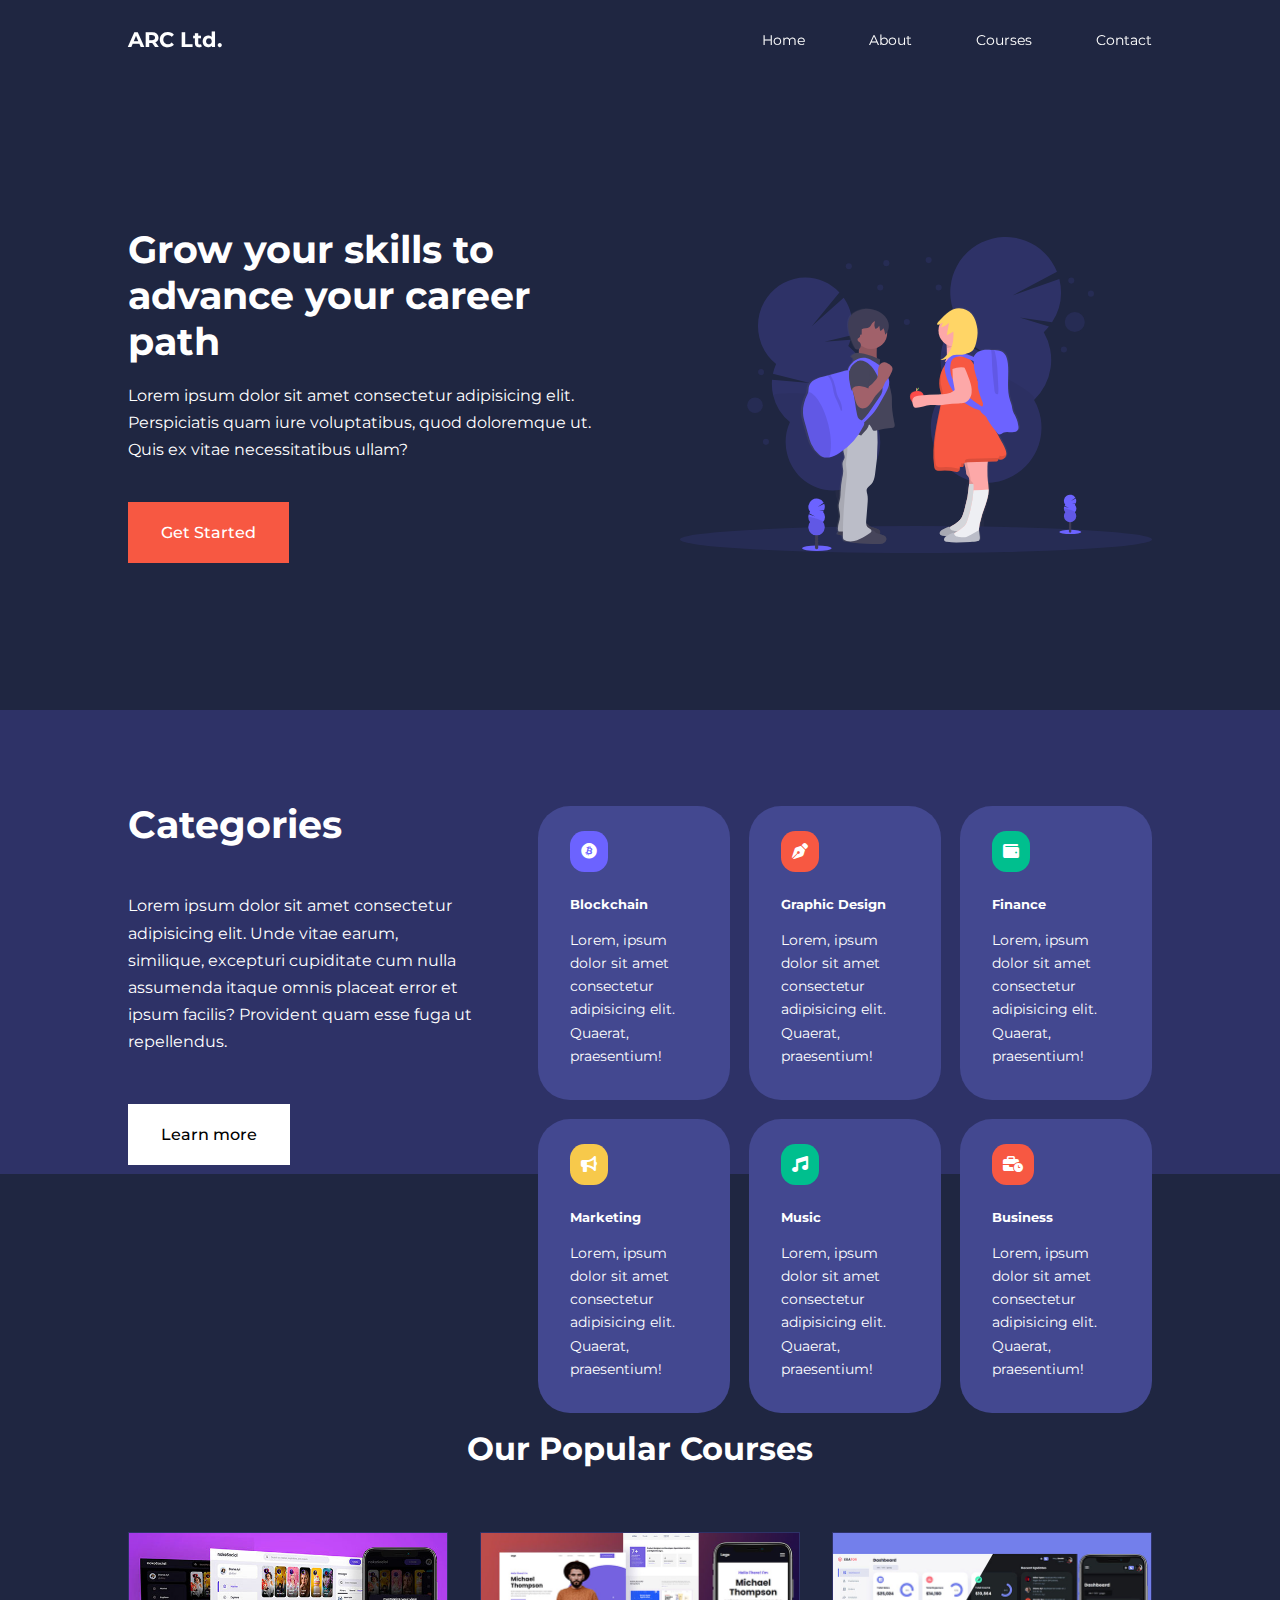
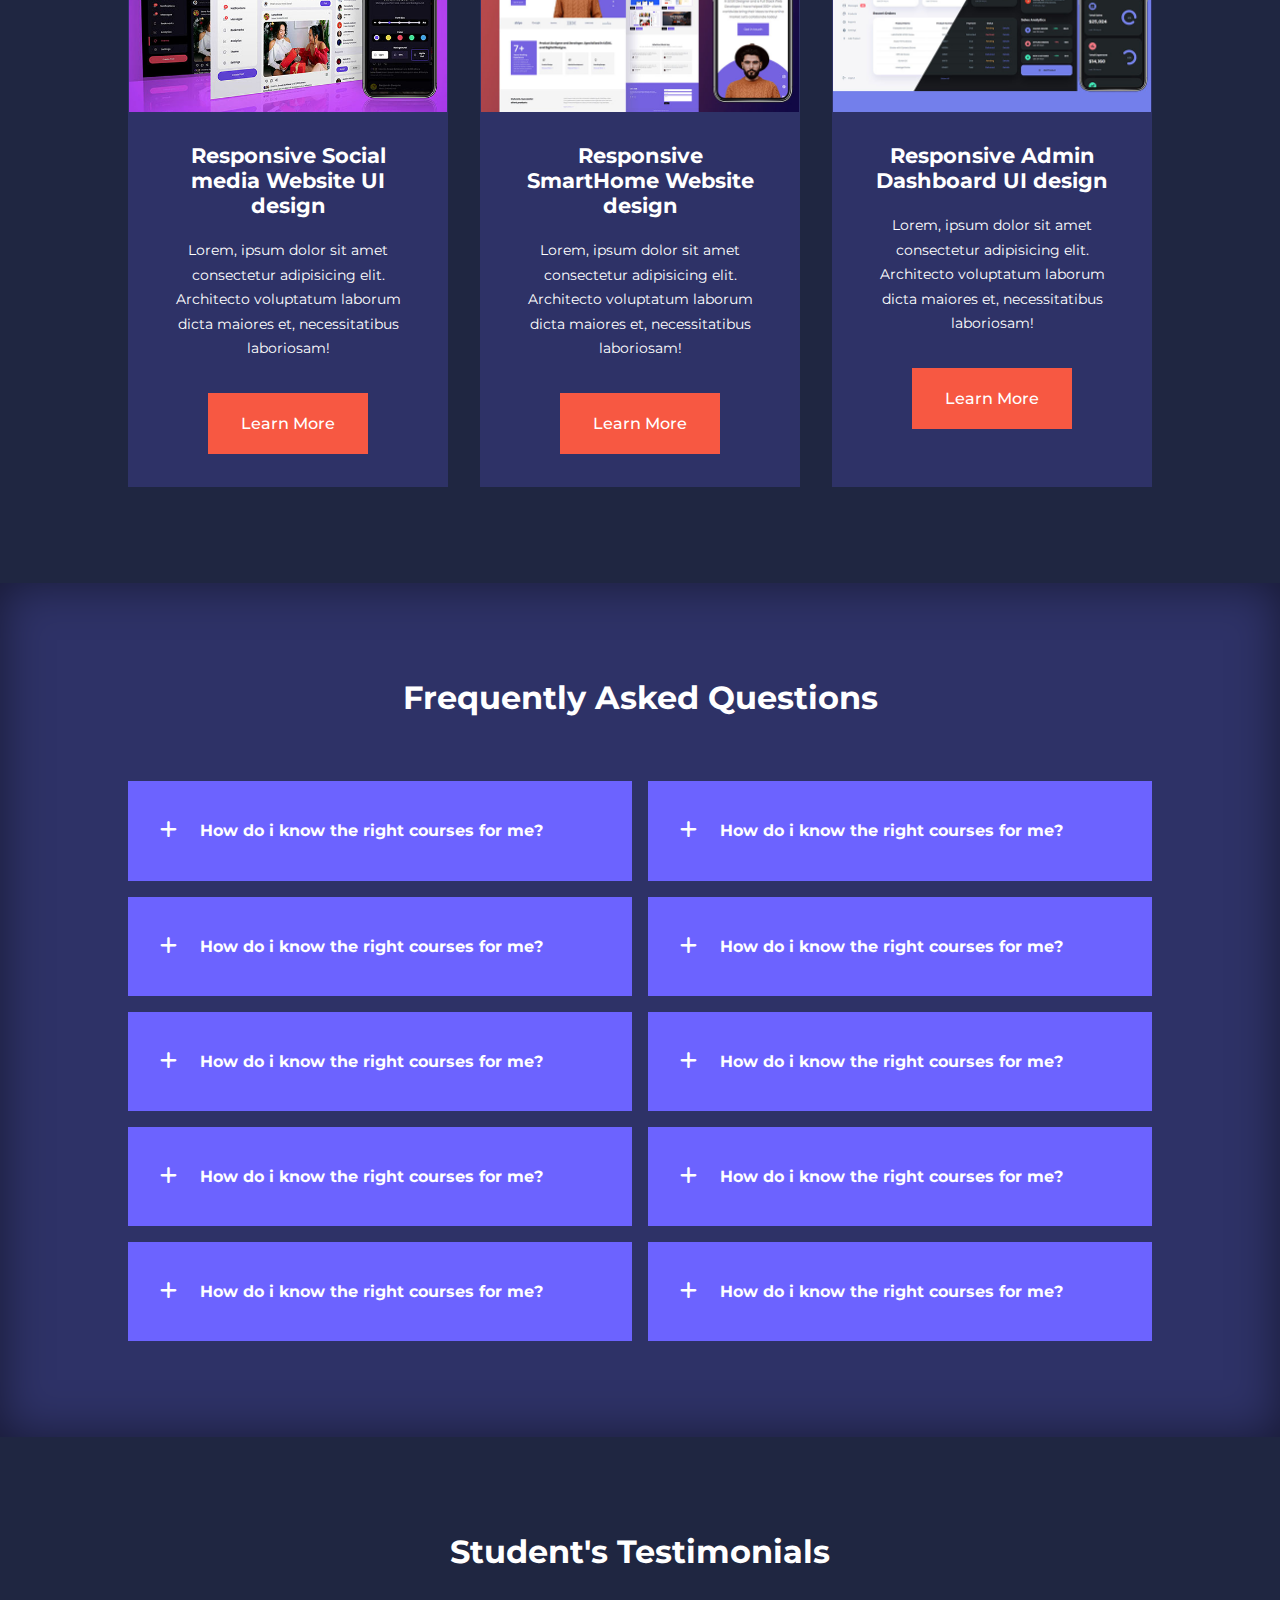
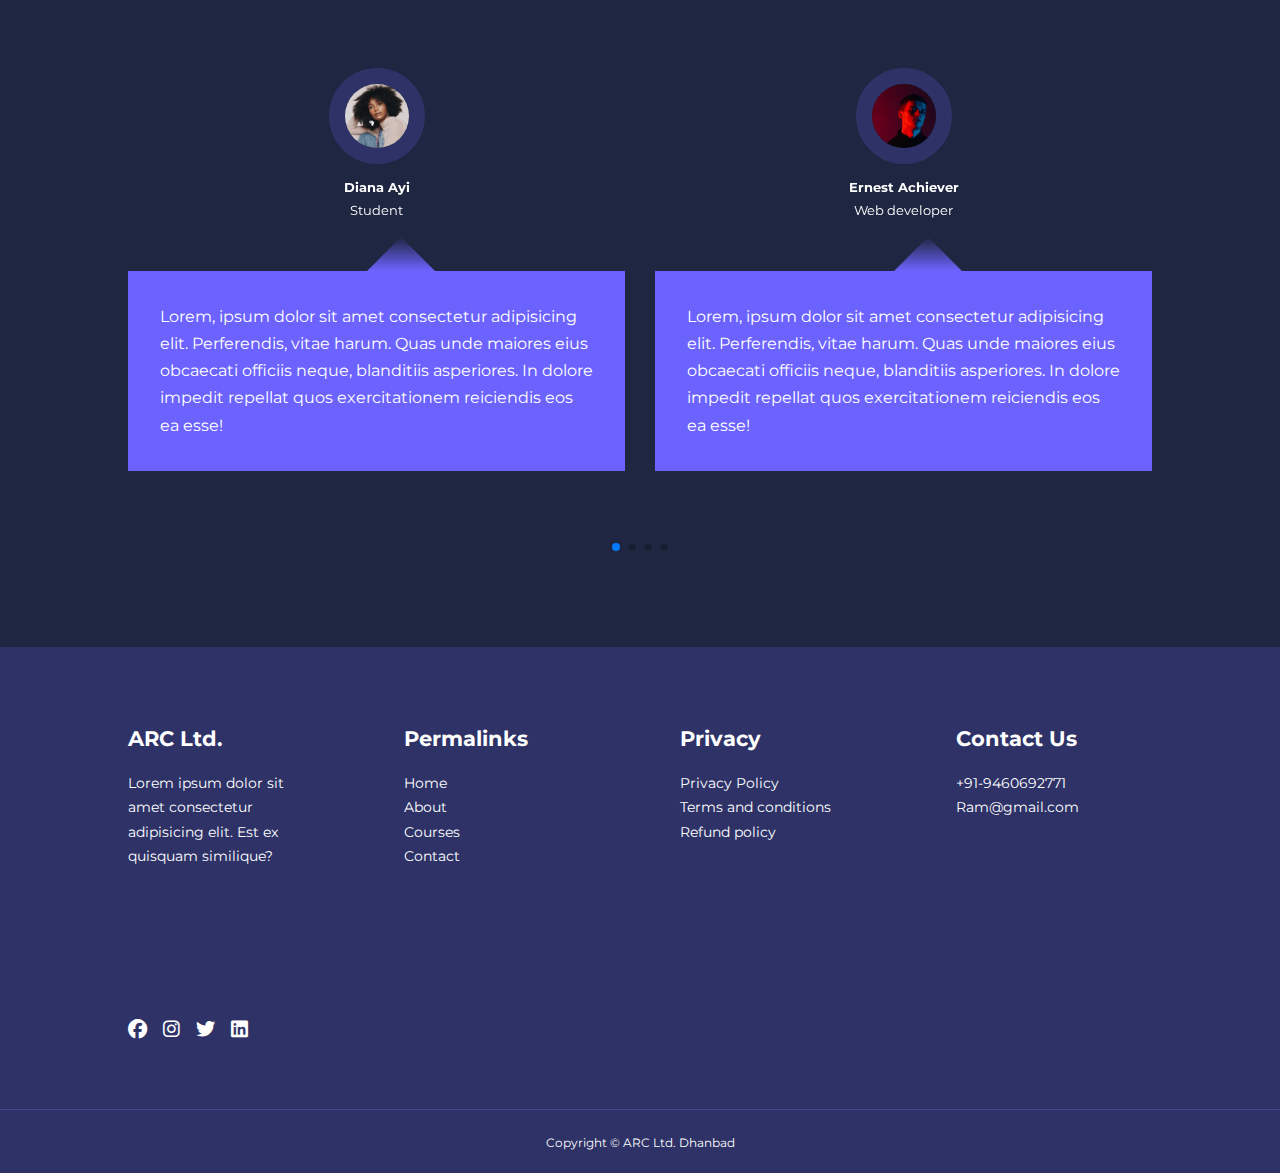
<file: index.html>
<!DOCTYPE html>
<html lang="en">

<head>
    <meta charset="UTF-8">
    <meta name="viewport" content="width=device-width, initial-scale=1.0">
    <title>Education website using HTML, CSS and JavaScript</title>

    <!-- fontawesome icons -->

    <link rel="stylesheet" href="https://cdnjs.cloudflare.com/ajax/libs/font-awesome/6.4.0/css/all.min.css">

    <!-- Google fonts (MONTSERRAT) -->

    <link rel="preconnect" href="https://fonts.googleapis.com">
    <link rel="preconnect" href="https://fonts.gstatic.com" crossorigin>
    <link
        href="https://fonts.googleapis.com/css2?family=Montserrat:wght@300;400;500;600;700&family=Play&family=Roboto+Mono&family=VT323&display=swap"
        rel="stylesheet">

    <!-- SWIPER JS -->

    <link rel="stylesheet" href="https://cdn.jsdelivr.net/npm/swiper@10/swiper-bundle.min.css" />

    <link rel="stylesheet" href="index.css">


</head>

<body>
    <nav>
        <div class="container nav_container">
            <a href="index.html">
                <h4>ARC Ltd.</h4>
            </a>
            <ul class="nav_menu">
                <li><a href="index.html">Home</a></li>
                <li><a href="about.html">About</a></li>
                <li><a href="courses.html">Courses</a></li>
                <li><a href="contact.html">Contact</a></li>
            </ul>
            <button id="open-menu-btn"><i class="fa-solid fa-bars"></i></button>
            <button id="close-menu-btn"><i class="fa-solid fa-xmark"></i></button>
        </div>
    </nav>

    <!-- ============END OF NAVBAR================ -->



    <header>
        <div class="container header_container">
            <div class="header_left">
                <h1>Grow your skills to advance your career path</h1>
                <p>Lorem ipsum dolor sit amet consectetur adipisicing elit. Perspiciatis quam iure voluptatibus, quod
                    doloremque ut. Quis ex vitae necessitatibus ullam?</p>
                <a href="courses.html" class="btn btn-primary">Get Started</a>
            </div>

            <div class="header_right">
                <div class="header_right-image">
                    <img src="./images/header.svg">
                </div>
            </div>

        </div>

    </header>

    <!-- ============END OF HEADER==================== -->


    <section class="categories">
        <div class="container categories_container">
            <div class="categories_left">
                <h1>Categories</h1>
                <p>Lorem ipsum dolor sit amet consectetur adipisicing elit. Unde vitae earum, similique, excepturi
                    cupiditate cum nulla assumenda itaque omnis placeat error et ipsum facilis? Provident quam esse fuga
                    ut repellendus.</p>
                <a href="#" class="btn">Learn more</a>
            </div>

            <div class="categories_right">
                <article class="category">
                    <span class="category_icon"><i class="fa-brands fa-bitcoin"></i></span>
                    <h5>Blockchain</h5>
                    <p>Lorem, ipsum dolor sit amet consectetur adipisicing elit. Quaerat, praesentium!</p>
                </article>

                <article class="category">
                    <span class="category_icon"><i class="fa-solid fa-pen-nib"></i></span>
                    <h5>Graphic Design</h5>
                    <p>Lorem, ipsum dolor sit amet consectetur adipisicing elit. Quaerat, praesentium!</p>
                </article>

                <article class="category">
                    <span class="category_icon"><i class="fa-solid fa-wallet"></i></span>
                    <h5>Finance</h5>
                    <p>Lorem, ipsum dolor sit amet consectetur adipisicing elit. Quaerat, praesentium!</p>
                </article>

                <article class="category">
                    <span class="category_icon"><i class="fa-solid fa-bullhorn"></i></i></span>
                    <h5>Marketing</h5>
                    <p>Lorem, ipsum dolor sit amet consectetur adipisicing elit. Quaerat, praesentium!</p>
                </article>

                <article class="category">
                    <span class="category_icon"><i class="fa-solid fa-music"></i></span>
                    <h5>Music</h5>
                    <p>Lorem, ipsum dolor sit amet consectetur adipisicing elit. Quaerat, praesentium!</p>
                </article>


                <article class="category">
                    <span class="category_icon"><i class="fa-solid fa-business-time"></i></span>
                    <h5>Business</h5>
                    <p>Lorem, ipsum dolor sit amet consectetur adipisicing elit. Quaerat, praesentium!</p>
                </article>

            </div>
        </div>
    </section>

    <!-- ================END oF CATEGORIES============= -->




    <section class="courses">
        <h2>Our Popular Courses</h2>
        <div class="container courses_container">
            <article class="course">
                <div class="course_image">
                    <img src="./images/course1.jpg">
                </div>
                <div class="course_info">
                    <h4>Responsive Social media Website UI design</h4>
                    <p>Lorem, ipsum dolor sit amet consectetur adipisicing elit. Architecto voluptatum laborum dicta
                        maiores et, necessitatibus laboriosam!</p>
                    <a href="courses.html" class="btn btn-primary">Learn More</a>
                </div>



            </article>

            <article class="course">
                <div class="course_image">
                    <img src="./images/course2.jpg">
                </div>
                <div class="course_info">
                    <h4>Responsive SmartHome Website design</h4>
                    <p>Lorem, ipsum dolor sit amet consectetur adipisicing elit. Architecto voluptatum laborum dicta
                        maiores et, necessitatibus laboriosam!</p>
                    <a href="courses.html" class="btn btn-primary">Learn More</a>
                </div>


            </article>

            <article class="course">
                <div class="course_image">
                    <img src="./images/course3.jpg">
                </div>
                <div class="course_info">
                    <h4>Responsive Admin Dashboard UI design</h4>
                    <p>Lorem, ipsum dolor sit amet consectetur adipisicing elit. Architecto voluptatum laborum dicta
                        maiores et, necessitatibus laboriosam!</p>
                    <a href="courses.html" class="btn btn-primary">Learn More</a>
                </div>


            </article>
        </div>
    </section>


    <!-- ========================END oF COURSES============= -->





    <section class="faqs">
        <h2>Frequently Asked Questions</h2>
        <div class="container faqs_container">
            <article class="faq">
                <div class="faq_icon"><i class="fa-solid fa-plus"></i></div>
                <div class="question_answer">
                    <h4>How do i know the right courses for me?</h4>
                    <p>Lorem ipsum dolor sit amet consectetur adipisicing elit. Non nisi itaque amet laborum molestiae
                        ut minima vitae at facere nihil recusandae reprehenderit repudiandae, nostrum, nemo error fugit
                        repellendus quidem quam.</p>

                </div>
            </article>

            <article class="faq">
                <div class="faq_icon"><i class="fa-solid fa-plus"></i></div>
                <div class="question_answer">
                    <h4>How do i know the right courses for me?</h4>
                    <p>Lorem ipsum dolor sit amet consectetur adipisicing elit. Non nisi itaque amet laborum molestiae
                        ut minima vitae at facere nihil recusandae reprehenderit repudiandae, nostrum, nemo error fugit
                        repellendus quidem quam.</p>

                </div>
            </article>

            <article class="faq">
                <div class="faq_icon"><i class="fa-solid fa-plus"></i></div>
                <div class="question_answer">
                    <h4>How do i know the right courses for me?</h4>
                    <p>Lorem ipsum dolor sit amet consectetur adipisicing elit. Non nisi itaque amet laborum molestiae
                        ut minima vitae at facere nihil recusandae reprehenderit repudiandae, nostrum, nemo error fugit
                        repellendus quidem quam.</p>

                </div>
            </article>

            <article class="faq">
                <div class="faq_icon"><i class="fa-solid fa-plus"></i></div>
                <div class="question_answer">
                    <h4>How do i know the right courses for me?</h4>
                    <p>Lorem ipsum dolor sit amet consectetur adipisicing elit. Non nisi itaque amet laborum molestiae
                        ut minima vitae at facere nihil recusandae reprehenderit repudiandae, nostrum, nemo error fugit
                        repellendus quidem quam.</p>

                </div>
            </article>

            <article class="faq">
                <div class="faq_icon"><i class="fa-solid fa-plus"></i></div>
                <div class="question_answer">
                    <h4>How do i know the right courses for me?</h4>
                    <p>Lorem ipsum dolor sit amet consectetur adipisicing elit. Non nisi itaque amet laborum molestiae
                        ut minima vitae at facere nihil recusandae reprehenderit repudiandae, nostrum, nemo error fugit
                        repellendus quidem quam.</p>

                </div>
            </article>

            <article class="faq">
                <div class="faq_icon"><i class="fa-solid fa-plus"></i></div>
                <div class="question_answer">
                    <h4>How do i know the right courses for me?</h4>
                    <p>Lorem ipsum dolor sit amet consectetur adipisicing elit. Non nisi itaque amet laborum molestiae
                        ut minima vitae at facere nihil recusandae reprehenderit repudiandae, nostrum, nemo error fugit
                        repellendus quidem quam.</p>

                </div>
            </article>

            <article class="faq">
                <div class="faq_icon"><i class="fa-solid fa-plus"></i></div>
                <div class="question_answer">
                    <h4>How do i know the right courses for me?</h4>
                    <p>Lorem ipsum dolor sit amet consectetur adipisicing elit. Non nisi itaque amet laborum molestiae
                        ut minima vitae at facere nihil recusandae reprehenderit repudiandae, nostrum, nemo error fugit
                        repellendus quidem quam.</p>

                </div>
            </article>

            <article class="faq">
                <div class="faq_icon"><i class="fa-solid fa-plus"></i></div>
                <div class="question_answer">
                    <h4>How do i know the right courses for me?</h4>
                    <p>Lorem ipsum dolor sit amet consectetur adipisicing elit. Non nisi itaque amet laborum molestiae
                        ut minima vitae at facere nihil recusandae reprehenderit repudiandae, nostrum, nemo error fugit
                        repellendus quidem quam.</p>

                </div>
            </article>


            <article class="faq">
                <div class="faq_icon"><i class="fa-solid fa-plus"></i></div>
                <div class="question_answer">
                    <h4>How do i know the right courses for me?</h4>
                    <p>Lorem ipsum dolor sit amet consectetur adipisicing elit. Non nisi itaque amet laborum molestiae
                        ut minima vitae at facere nihil recusandae reprehenderit repudiandae, nostrum, nemo error fugit
                        repellendus quidem quam.</p>

                </div>
            </article>


            <article class="faq">
                <div class="faq_icon"><i class="fa-solid fa-plus"></i></div>
                <div class="question_answer">
                    <h4>How do i know the right courses for me?</h4>
                    <p>Lorem ipsum dolor sit amet consectetur adipisicing elit. Non nisi itaque amet laborum molestiae
                        ut minima vitae at facere nihil recusandae reprehenderit repudiandae, nostrum, nemo error fugit
                        repellendus quidem quam.</p>

                </div>
            </article>
        </div>
    </section>

    <!-- ==================END OF FAQ============= -->


    <section class="container testimonials_container mySwiper">
        <h2>Student's Testimonials</h2>
        <div class="swiper-wrapper">
            <article class="testimonial swiper-slide">
                <div class="avatar">
                    <img src="./images/avatar1.jpg">
                </div>
                <div class="testimonial_info">
                    <h5>Diana Ayi</h5>
                    <small>Student</small>
                </div>
                <div class="testimonial_body">
                    <p>Lorem, ipsum dolor sit amet consectetur adipisicing elit. Perferendis, vitae harum. Quas unde
                        maiores eius obcaecati officiis neque, blanditiis asperiores. In dolore impedit repellat quos
                        exercitationem reiciendis eos ea esse!</p>

                </div>
            </article>

            <article class="testimonial swiper-slide">
                <div class="avatar">
                    <img src="./images/avatar2.jpg">
                </div>
                <div class="testimonial_info">
                    <h5>Ernest Achiever</h5>
                    <small>Web developer</small>
                </div>
                <div class="testimonial_body">
                    <p>Lorem, ipsum dolor sit amet consectetur adipisicing elit. Perferendis, vitae harum. Quas unde
                        maiores eius obcaecati officiis neque, blanditiis asperiores. In dolore impedit repellat quos
                        exercitationem reiciendis eos ea esse!</p>

                </div>
            </article>

            <article class="testimonial swiper-slide">
                <div class="avatar">
                    <img src="./images/avatar3.jpg">
                </div>
                <div class="testimonial_info">
                    <h5>Edem Quist</h5>
                    <small>Student</small>
                </div>
                <div class="testimonial_body">
                    <p>Lorem, ipsum dolor sit amet consectetur adipisicing elit. Perferendis, vitae harum. Quas unde
                        maiores eius obcaecati officiis neque, blanditiis asperiores. In dolore impedit repellat quos
                        exercitationem reiciendis eos ea esse!</p>

                </div>
            </article>

            <article class="testimonial swiper-slide">
                <div class="avatar">
                    <img src="./images/avatar4.jpg">
                </div>
                <div class="testimonial_info">
                    <h5>Hajia Bintu</h5>
                    <small>Student</small>
                </div>
                <div class="testimonial_body">
                    <p>Lorem, ipsum dolor sit amet consectetur adipisicing elit. Perferendis, vitae harum. Quas unde
                        maiores eius obcaecati officiis neque, blanditiis asperiores. In dolore impedit repellat quos
                        exercitationem reiciendis eos ea esse!</p>

                </div>
            </article>

            <article class="testimonial swiper-slide">
                <div class="avatar">
                    <img src="./images/avatar5.jpg">
                </div>
                <div class="testimonial_info">
                    <h5>Jane adam</h5>
                    <small>Student</small>
                </div>
                <div class="testimonial_body">
                    <p>Lorem, ipsum dolor sit amet consectetur adipisicing elit. Perferendis, vitae harum. Quas unde
                        maiores eius obcaecati officiis neque, blanditiis asperiores. In dolore impedit repellat quos
                        exercitationem reiciendis eos ea esse!</p>

                </div>
            </article>


        </div>
        <div class="swiper-pagination"></div>


    </section>


    <!-- =============END OF TESTIMONIALS============== -->


    <footer>
        <div class="container footer_container">
            <div class="footer_1">
                <a href="index.html" class="footer_logo">
                    <h4>ARC Ltd.</h4>
                </a>
                <p>Lorem ipsum dolor sit amet consectetur adipisicing elit. Est ex quisquam similique?</p>
            </div>

            <div class="footer_2">
                <h4>Permalinks</h4>
                <ul class="permalinks">
                    <li><a href="index.html">Home</a></li>
                    <li><a href="about.html">About</a></li>
                    <li><a href="courses.html">Courses</a></li>
                    <li><a href="contact.html">Contact</a></li>
                </ul>
            </div>

            <div class="footer_3">
                <h4>Privacy</h4>
                <ul class="privacy">
                    <li><a href="#">Privacy Policy</a></li>
                    <li><a href="#">Terms and conditions</a></li>
                    <li><a href="#">Refund policy</a></li>
                </ul>
            </div>

            <div class="footer_4">
                <h4>Contact Us</h4>
                <p>+91-9460692771</p>
                <p>Ram@gmail.com</p>
            </div>

            <div>
                <ul class="footer_socials">
                    <li><a href="#"><i class="fa-brands fa-facebook"></i></a></li>
                    <li><a href="#"><i class="fa-brands fa-instagram"></i></a></li>
                    <li><a href="#"><i class="fa-brands fa-twitter"></i></a></li>
                    <li><a href="#"><i class="fa-brands fa-linkedin"></i></a></li>
                </ul>
            </div>





        </div>

        <div class="footer_copyright">
            <small>Copyright &copy; ARC Ltd. Dhanbad</small>
        </div>

    </footer>




    <script src="https://cdn.jsdelivr.net/npm/swiper@10/swiper-bundle.min.js"></script>
    <script src="./script.js"></script>

    <script>
        var swiper = new Swiper(".mySwiper", {
            slidesPerView: 1,
            spaceBetween: 30,
            pagination: {
                el: ".swiper-pagination",
                clickable: true,
            },

            //when window width is >= 600px
            breakpoints: {
                600: {
                    slidesPerView: 2
                }
            }
        });
    </script>



</body>

</html>
</file>
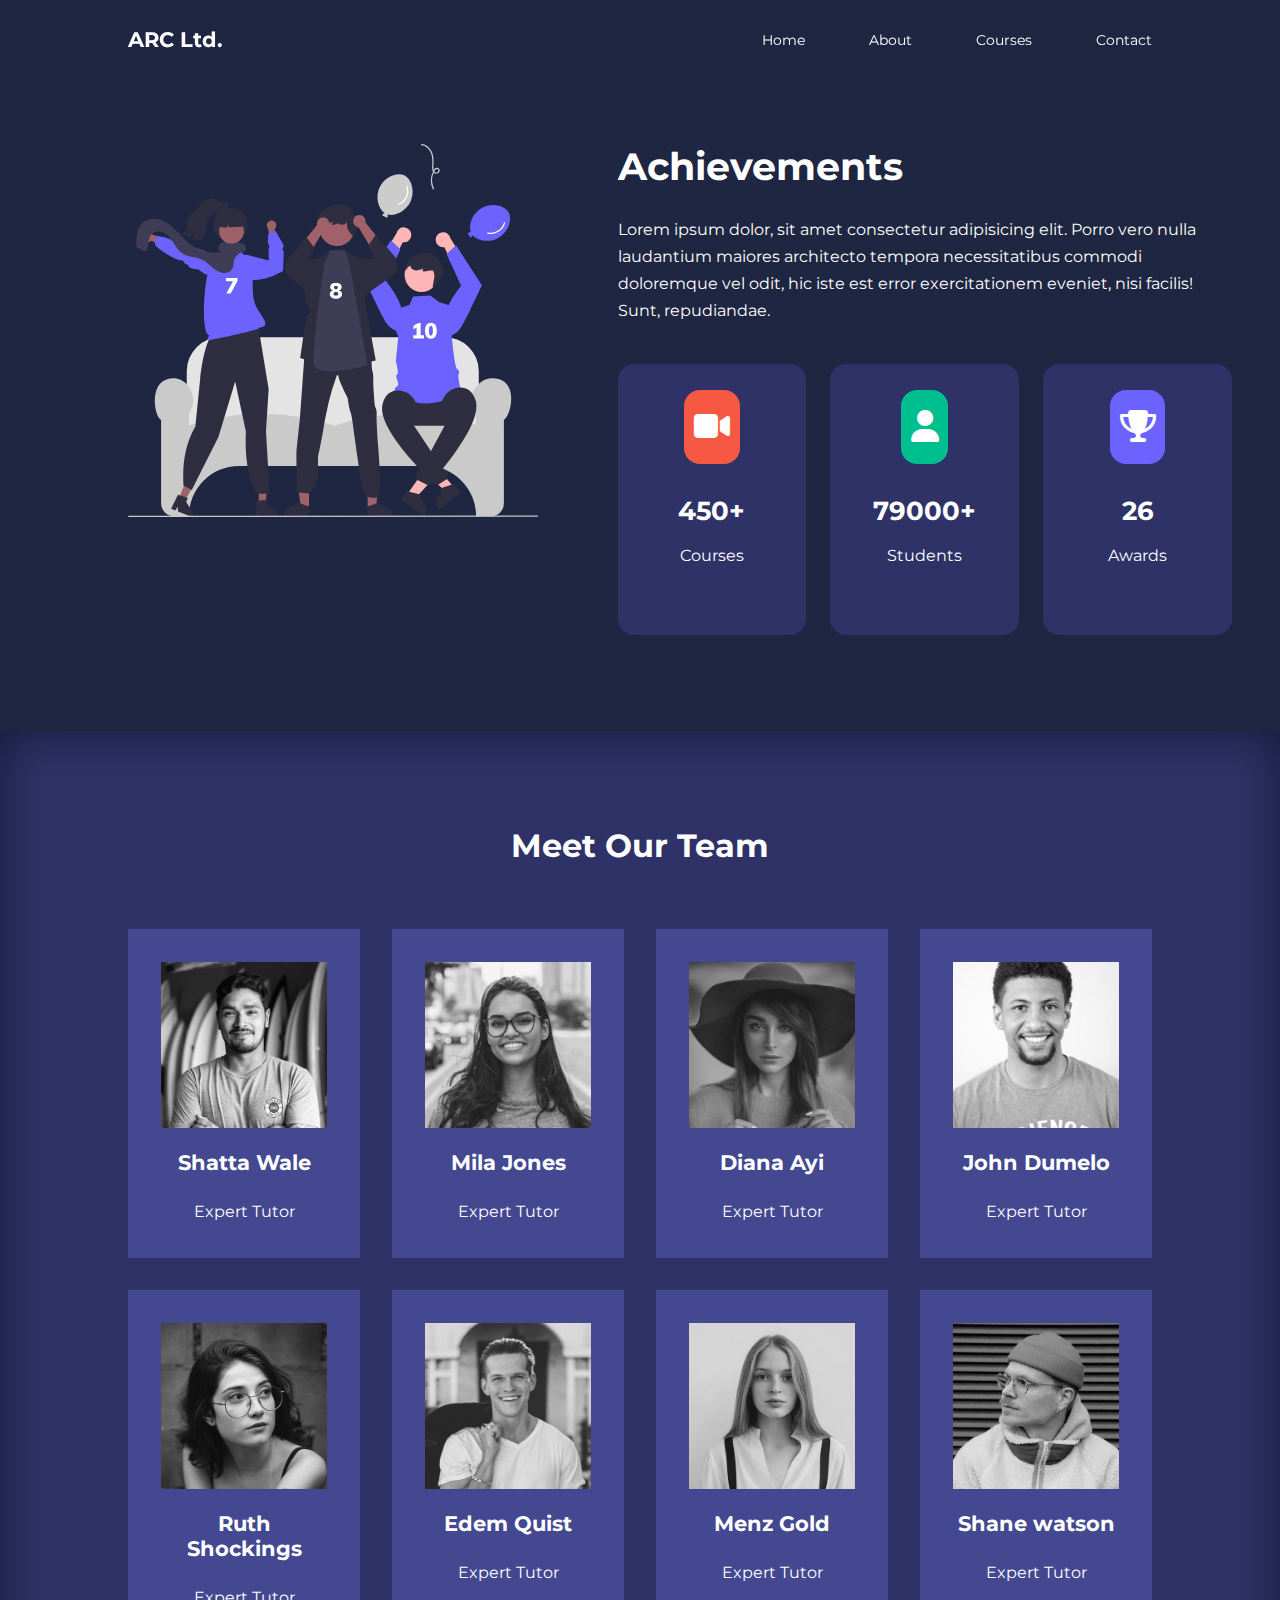
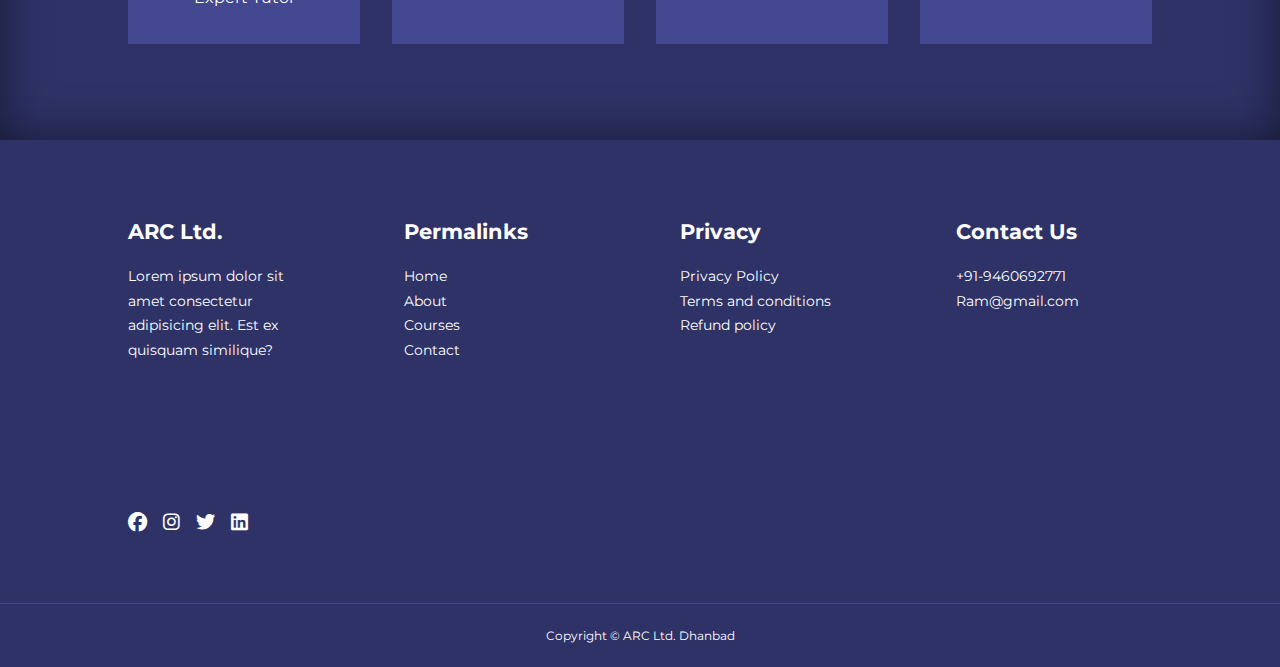
<file: about.html>
<!DOCTYPE html>
<html lang="en">

<head>
    <meta charset="UTF-8">
    <meta name="viewport" content="width=device-width, initial-scale=1.0">
    <title>Education website using HTML, CSS and JavaScript</title>

    <!-- fontawesome icons -->

    <link rel="stylesheet" href="https://cdnjs.cloudflare.com/ajax/libs/font-awesome/6.4.0/css/all.min.css">

    <!-- Google fonts (MONTSERRAT) -->

    <link rel="preconnect" href="https://fonts.googleapis.com">
    <link rel="preconnect" href="https://fonts.gstatic.com" crossorigin>
    <link
        href="https://fonts.googleapis.com/css2?family=Montserrat:wght@300;400;500;600;700&family=Play&family=Roboto+Mono&family=VT323&display=swap"
        rel="stylesheet">

    <!-- SWIPER JS -->

   
    <link rel="stylesheet" href="about.css">
    <link rel="stylesheet" href="index.css">


</head>

<body>
    <nav>
        <div class="container nav_container">
            <a href="index.html">
                <h4>ARC Ltd.</h4>
            </a>
            <ul class="nav_menu">
                <li><a href="index.html">Home</a></li>
                <li><a href="about.html">About</a></li>
                <li><a href="courses.html">Courses</a></li>
                <li><a href="contact.html">Contact</a></li>
            </ul>
            <button id="open-menu-btn"><i class="fa-solid fa-bars"></i></button>
            <button id="close-menu-btn"><i class="fa-solid fa-xmark"></i></button>
        </div>
    </nav>

    <!-- ================END OF NAVBAR=========== -->
    
    
    <section class="about_achievements">
        <div class="container about_achievements-container">
            <div class="about_achievements-left">
                <img src="./images/about achievements.svg" alt="">
            </div>

            <div class="about_achievements-right">
                <h1>Achievements</h1>
                <p>Lorem ipsum dolor, sit amet consectetur adipisicing elit. Porro vero nulla laudantium maiores architecto tempora necessitatibus commodi doloremque vel odit, hic iste est error exercitationem eveniet, nisi facilis! Sunt, repudiandae.</p>
                <div class="achievements_cards">
                    <article class="achievement_card">
                        <span class="achievements_icon">
                            <i class="fa-solid fa-video"></i>
                        </span>
                        <h3>450+</h3>
                        <p>Courses</p>

                    </article>

                    <article class="achievement_card">
                        <span class="achievements_icon">
                            <i class="fa-solid fa-user"></i>
                        </span>
                        <h3>79000+</h3>
                        <p>Students</p>
                        
                    </article>

                    <article class="achievement_card">
                        <span class="achievements_icon">
                            <i class="fa-solid fa-trophy"></i>
                        </span>
                        <h3>26</h3>
                        <p>Awards</p>
                        
                    </article>
                </div>
            </div>
        </div>
    </section>
    
    <!-- =================END OF ACHIEVEMENT============= -->
    

    <section class="team">
        <h2>Meet Our Team</h2>
        <div class="container team_container">
           <article class="team_member">
            <div class="team_member-image">
                <img src="./images/tm1.jpg" >
            </div>
            <div class="team_member-info">
                <h4>Shatta Wale</h4>
                <p>Expert Tutor</p>
            </div>
            <div class="team_member-socials">
                <a href="https://instagram.com" targets="blank"><i class="fa-brands fa-instagram"></i></a>
                <a href="https://instagram.com" targets="blank"><i class="fa-brands fa-twitter"></i></a>
                <a href="https://instagram.com" targets="blank"><i class="fa-brands fa-linkedin"></i></a>
            </div>
           </article>

           <article class="team_member">
            <div class="team_member-image">
                <img src="./images/tm2.jpg" >
            </div>
            <div class="team_member-info">
                <h4>Mila Jones</h4>
                <p>Expert Tutor</p>
            </div>
            <div class="team_member-socials">
                <a href="https://instagram.com" targets="blank"><i class="fa-brands fa-instagram"></i></a>
                <a href="https://instagram.com" targets="blank"><i class="fa-brands fa-twitter"></i></a>
                <a href="https://instagram.com" targets="blank"><i class="fa-brands fa-linkedin"></i></a>
            </div>
           </article>

           <article class="team_member">
            <div class="team_member-image">
                <img src="./images/tm3.jpg" >
            </div>
            <div class="team_member-info">
                <h4>Diana Ayi</h4>
                <p>Expert Tutor</p>
            </div>
            <div class="team_member-socials">
                <a href="https://instagram.com" targets="blank"><i class="fa-brands fa-instagram"></i></a>
                <a href="https://instagram.com" targets="blank"><i class="fa-brands fa-twitter"></i></a>
                <a href="https://instagram.com" targets="blank"><i class="fa-brands fa-linkedin"></i></a>
            </div>
           </article>

           <article class="team_member">
            <div class="team_member-image">
                <img src="./images/tm4.jpg" >
            </div>
            <div class="team_member-info">
                <h4>John Dumelo</h4>
                <p>Expert Tutor</p>
            </div>
            <div class="team_member-socials">
                <a href="https://instagram.com" targets="blank"><i class="fa-brands fa-instagram"></i></a>
                <a href="https://instagram.com" targets="blank"><i class="fa-brands fa-twitter"></i></a>
                <a href="https://instagram.com" targets="blank"><i class="fa-brands fa-linkedin"></i></a>
            </div>
           </article>

           <article class="team_member">
            <div class="team_member-image">
                <img src="./images/tm5.jpg" >
            </div>
            <div class="team_member-info">
                <h4>Ruth Shockings</h4>
                <p>Expert Tutor</p>
            </div>
            <div class="team_member-socials">
                <a href="https://instagram.com" targets="blank"><i class="fa-brands fa-instagram"></i></a>
                <a href="https://instagram.com" targets="blank"><i class="fa-brands fa-twitter"></i></a>
                <a href="https://instagram.com" targets="blank"><i class="fa-brands fa-linkedin"></i></a>
            </div>
           </article>

           <article class="team_member">
            <div class="team_member-image">
                <img src="./images/tm6.jpg" >
            </div>
            <div class="team_member-info">
                <h4>Edem Quist</h4>
                <p>Expert Tutor</p>
            </div>
            <div class="team_member-socials">
                <a href="https://instagram.com" targets="blank"><i class="fa-brands fa-instagram"></i></a>
                <a href="https://instagram.com" targets="blank"><i class="fa-brands fa-twitter"></i></a>
                <a href="https://instagram.com" targets="blank"><i class="fa-brands fa-linkedin"></i></a>
            </div>
           </article>


           <article class="team_member">
            <div class="team_member-image">
                <img src="./images/tm7.jpg" >
            </div>
            <div class="team_member-info">
                <h4>Menz Gold</h4>
                <p>Expert Tutor</p>
            </div>
            <div class="team_member-socials">
                <a href="https://instagram.com" targets="blank"><i class="fa-brands fa-instagram"></i></a>
                <a href="https://instagram.com" targets="blank"><i class="fa-brands fa-twitter"></i></a>
                <a href="https://instagram.com" targets="blank"><i class="fa-brands fa-linkedin"></i></a>
            </div>
           </article>


           <article class="team_member">
            <div class="team_member-image">
                <img src="./images/tm8.jpg" >
            </div>
            <div class="team_member-info">
                <h4>Shane watson</h4>
                <p>Expert Tutor</p>
            </div>
            <div class="team_member-socials">
                <a href="https://instagram.com" targets="blank"><i class="fa-brands fa-instagram"></i></a>
                <a href="https://instagram.com" targets="blank"><i class="fa-brands fa-twitter"></i></a>
                <a href="https://instagram.com" targets="blank"><i class="fa-brands fa-linkedin"></i></a>
            </div>
           </article>

        </div>
    </section>
    
    
    <!-- ==================End of teams=============== -->
    
    
    
    
    
    
    
    
    
    
    
    
    
    
    
    
    <footer>
        <div class="container footer_container">
            <div class="footer_1">
                <a href="index.html" class="footer_logo">
                    <h4>ARC Ltd.</h4>
                </a>
                <p>Lorem ipsum dolor sit amet consectetur adipisicing elit. Est ex quisquam similique?</p>
            </div>

            <div class="footer_2">
                <h4>Permalinks</h4>
                <ul class="permalinks">
                    <li><a href="index.html">Home</a></li>
                    <li><a href="about.html">About</a></li>
                    <li><a href="courses.html">Courses</a></li>
                    <li><a href="contact.html">Contact</a></li>
                </ul>
            </div>

            <div class="footer_3">
                <h4>Privacy</h4>
                <ul class="privacy">
                    <li><a href="#">Privacy Policy</a></li>
                    <li><a href="#">Terms and conditions</a></li>
                    <li><a href="#">Refund policy</a></li>
                </ul>
            </div>

            <div class="footer_4">
                <h4>Contact Us</h4>
                <p>+91-9460692771</p>
                <p>Ram@gmail.com</p>
            </div>

            <div>
                <ul class="footer_socials">
                    <li><a href="#"><i class="fa-brands fa-facebook"></i></a></li>
                    <li><a href="#"><i class="fa-brands fa-instagram"></i></a></li>
                    <li><a href="#"><i class="fa-brands fa-twitter"></i></a></li>
                    <li><a href="#"><i class="fa-brands fa-linkedin"></i></a></li>
                </ul>
            </div>





        </div>

        <div class="footer_copyright">
            <small>Copyright &copy; ARC Ltd. Dhanbad</small>
        </div>

    </footer>




   
    <script src="./script.js"></script>

    



</body>

</html>
</file>
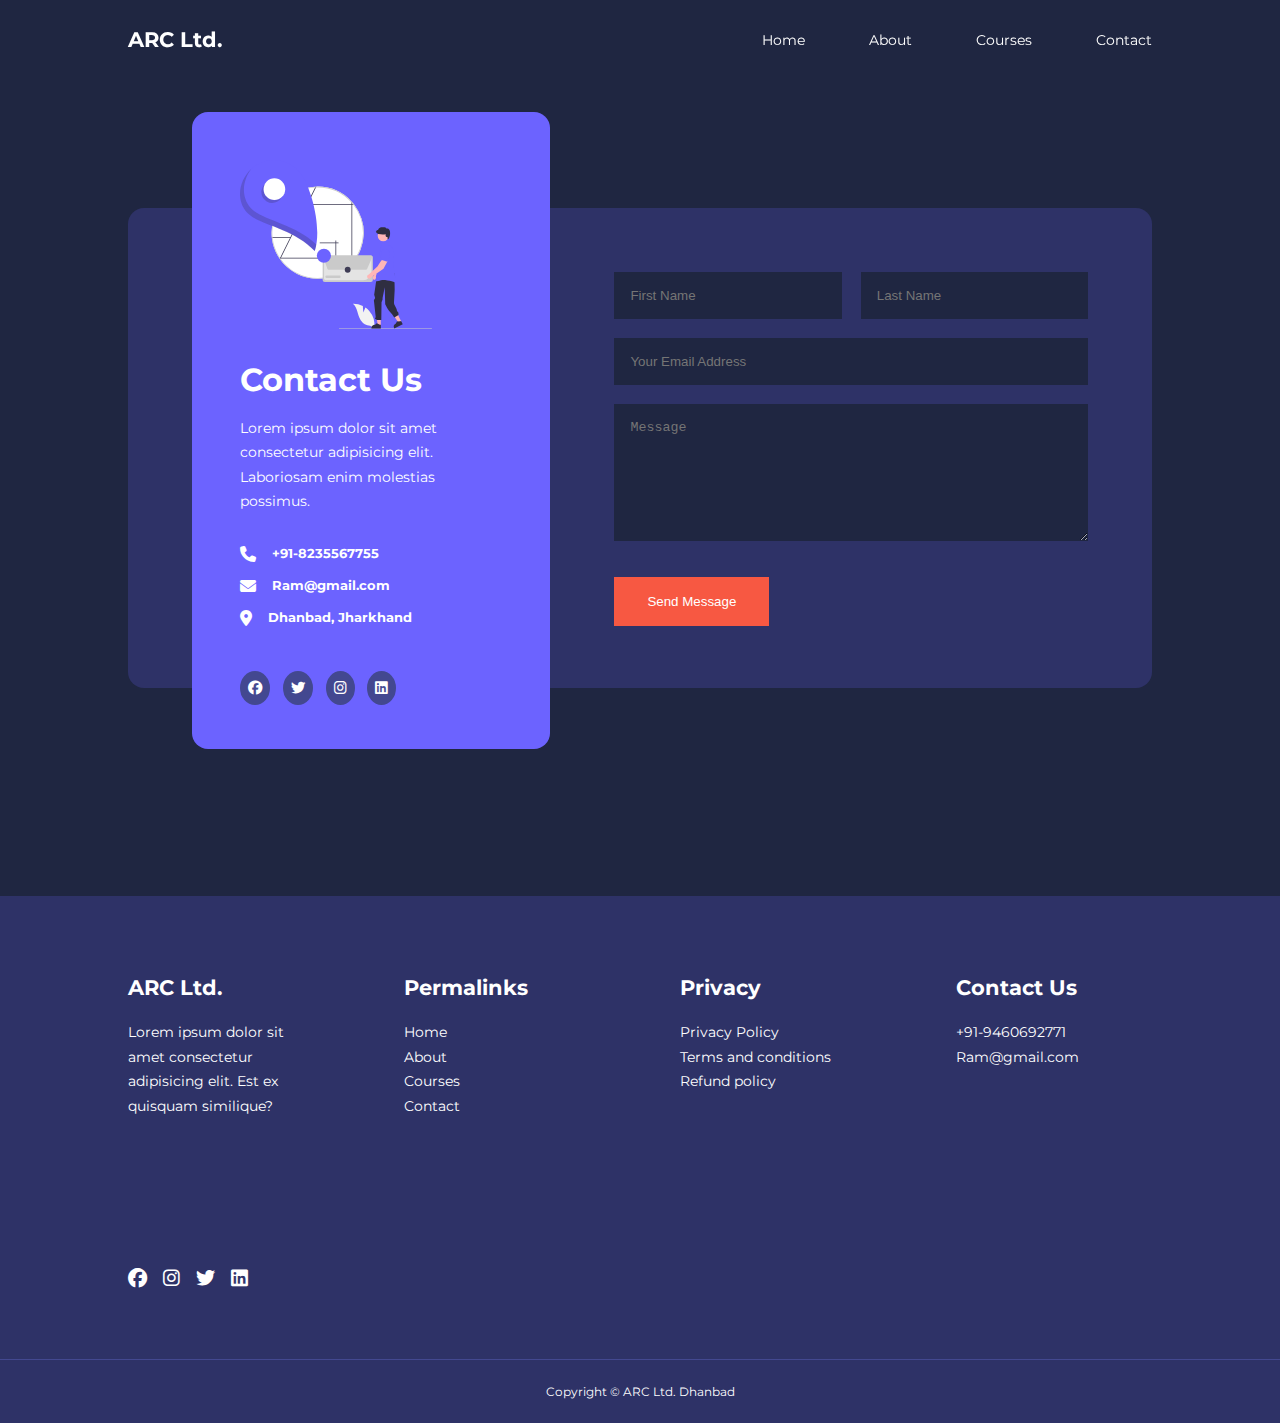
<file: contact.html>
<!DOCTYPE html>
<html lang="en">

<head>
    <meta charset="UTF-8">
    <meta name="viewport" content="width=device-width, initial-scale=1.0">
    <title>Education website using HTML, CSS and JavaScript</title>

    <!-- fontawesome icons -->

    <link rel="stylesheet" href="https://cdnjs.cloudflare.com/ajax/libs/font-awesome/6.4.0/css/all.min.css">

    <!-- Google fonts (MONTSERRAT) -->

    <link rel="preconnect" href="https://fonts.googleapis.com">
    <link rel="preconnect" href="https://fonts.gstatic.com" crossorigin>
    <link
        href="https://fonts.googleapis.com/css2?family=Montserrat:wght@300;400;500;600;700&family=Play&family=Roboto+Mono&family=VT323&display=swap"
        rel="stylesheet">

    <!-- SWIPER JS -->

    <link rel="stylesheet" href="https://cdn.jsdelivr.net/npm/swiper@10/swiper-bundle.min.css" />

    <link rel="stylesheet" href="index.css">
    <link rel="stylesheet" href="contact.css">


</head>

<body>
    <nav>
        <div class="container nav_container">
            <a href="home.html">
                <h4>ARC Ltd.</h4>
            </a>
            <ul class="nav_menu">
                <li><a href="home.html">Home</a></li>
                <li><a href="about.html">About</a></li>
                <li><a href="courses.html">Courses</a></li>
                <li><a href="contact.html">Contact</a></li>
            </ul>
            <button id="open-menu-btn"><i class="fa-solid fa-bars"></i></button>
            <button id="close-menu-btn"><i class="fa-solid fa-xmark"></i></button>
        </div>
    </nav>

<!-- ====================EnD of NAVBAR========== -->


<section class="contact">
    <div class="container contact_container">
      <aside class="contact_aside">
        <div class="aside_image">
            <img src="./images/contact.svg" >
        </div>
        <h2>Contact Us</h2>
        <p>Lorem ipsum dolor sit amet consectetur adipisicing elit. Laboriosam enim molestias possimus.</p>
        <ul class="contact_details">
            <li><i class="fa-solid fa-phone"></i>
            <h5>+91-8235567755</h5>
            </li>
            <li><i class="fa-solid fa-envelope"></i>
                <h5>Ram@gmail.com</h5>
            </li>
            <li><i class="fa-solid fa-location-dot"></i>
            <h5>Dhanbad, Jharkhand</h5>
            </li>


        </ul>

        <ul class="contact_socials">
            <li><a href="https://facebook.com">
                    <i class="fa-brands fa-facebook"></i>
                </a>
            </li>
             <li><a href="https://twitter.com">
                    <i class="fa-brands fa-twitter"></i>
                </a>
            </li>
            <li><a href="https://instagram.com">
                    <i class="fa-brands fa-instagram"></i>
                </a>
            </li>
            <li><a href="https://linkedin.com">
                    <i class="fa-brands fa-linkedin"></i>
                </a>
            </li>
        </ul>
      </aside> 
      
      <form class="contact_form">
        <div class="form_name">
            <input type="text" name="First Name" placeholder="First Name" required>
            <input type="text" name="Last Name" placeholder="Last Name" required>
        </div>
        <input type="email" name="Email Address" placeholder="Your Email Address" required>
        <textarea name="Message"  rows="7" placeholder="Message" required></textarea>
        <button type="submit" class="btn btn-primary">Send Message</button>
      </form>
      

    </div>
</section>
















    <footer>
        <div class="container footer_container">
            <div class="footer_1">
                <a href="index.html" class="footer_logo">
                    <h4>ARC Ltd.</h4>
                </a>
                <p>Lorem ipsum dolor sit amet consectetur adipisicing elit. Est ex quisquam similique?</p>
            </div>

            <div class="footer_2">
                <h4>Permalinks</h4>
                <ul class="permalinks">
                    <li><a href="index.html">Home</a></li>
                    <li><a href="about.html">About</a></li>
                    <li><a href="courses.html">Courses</a></li>
                    <li><a href="contact.html">Contact</a></li>
                </ul>
            </div>

            <div class="footer_3">
                <h4>Privacy</h4>
                <ul class="privacy">
                    <li><a href="#">Privacy Policy</a></li>
                    <li><a href="#">Terms and conditions</a></li>
                    <li><a href="#">Refund policy</a></li>
                </ul>
            </div>

            <div class="footer_4">
                <h4>Contact Us</h4>
                <p>+91-9460692771</p>
                <p>Ram@gmail.com</p>
            </div>

            <div>
                <ul class="footer_socials">
                    <li><a href="#"><i class="fa-brands fa-facebook"></i></a></li>
                    <li><a href="#"><i class="fa-brands fa-instagram"></i></a></li>
                    <li><a href="#"><i class="fa-brands fa-twitter"></i></a></li>
                    <li><a href="#"><i class="fa-brands fa-linkedin"></i></a></li>
                </ul>
            </div>





        </div>

        <div class="footer_copyright">
            <small>Copyright &copy; ARC Ltd. Dhanbad</small>
        </div>

    </footer>




    <script src="https://cdn.jsdelivr.net/npm/swiper@10/swiper-bundle.min.js"></script>
    <script src="./script.js"></script>

    <script>
        var swiper = new Swiper(".mySwiper", {
            slidesPerView: 1,
            spaceBetween: 30,
            pagination: {
                el: ".swiper-pagination",
                clickable: true,
            },

            //when window width is >= 600px
            breakpoints: {
                600: {
                    slidesPerView: 2
                }
            }
        });
    </script>



</body>

</html>
</file>
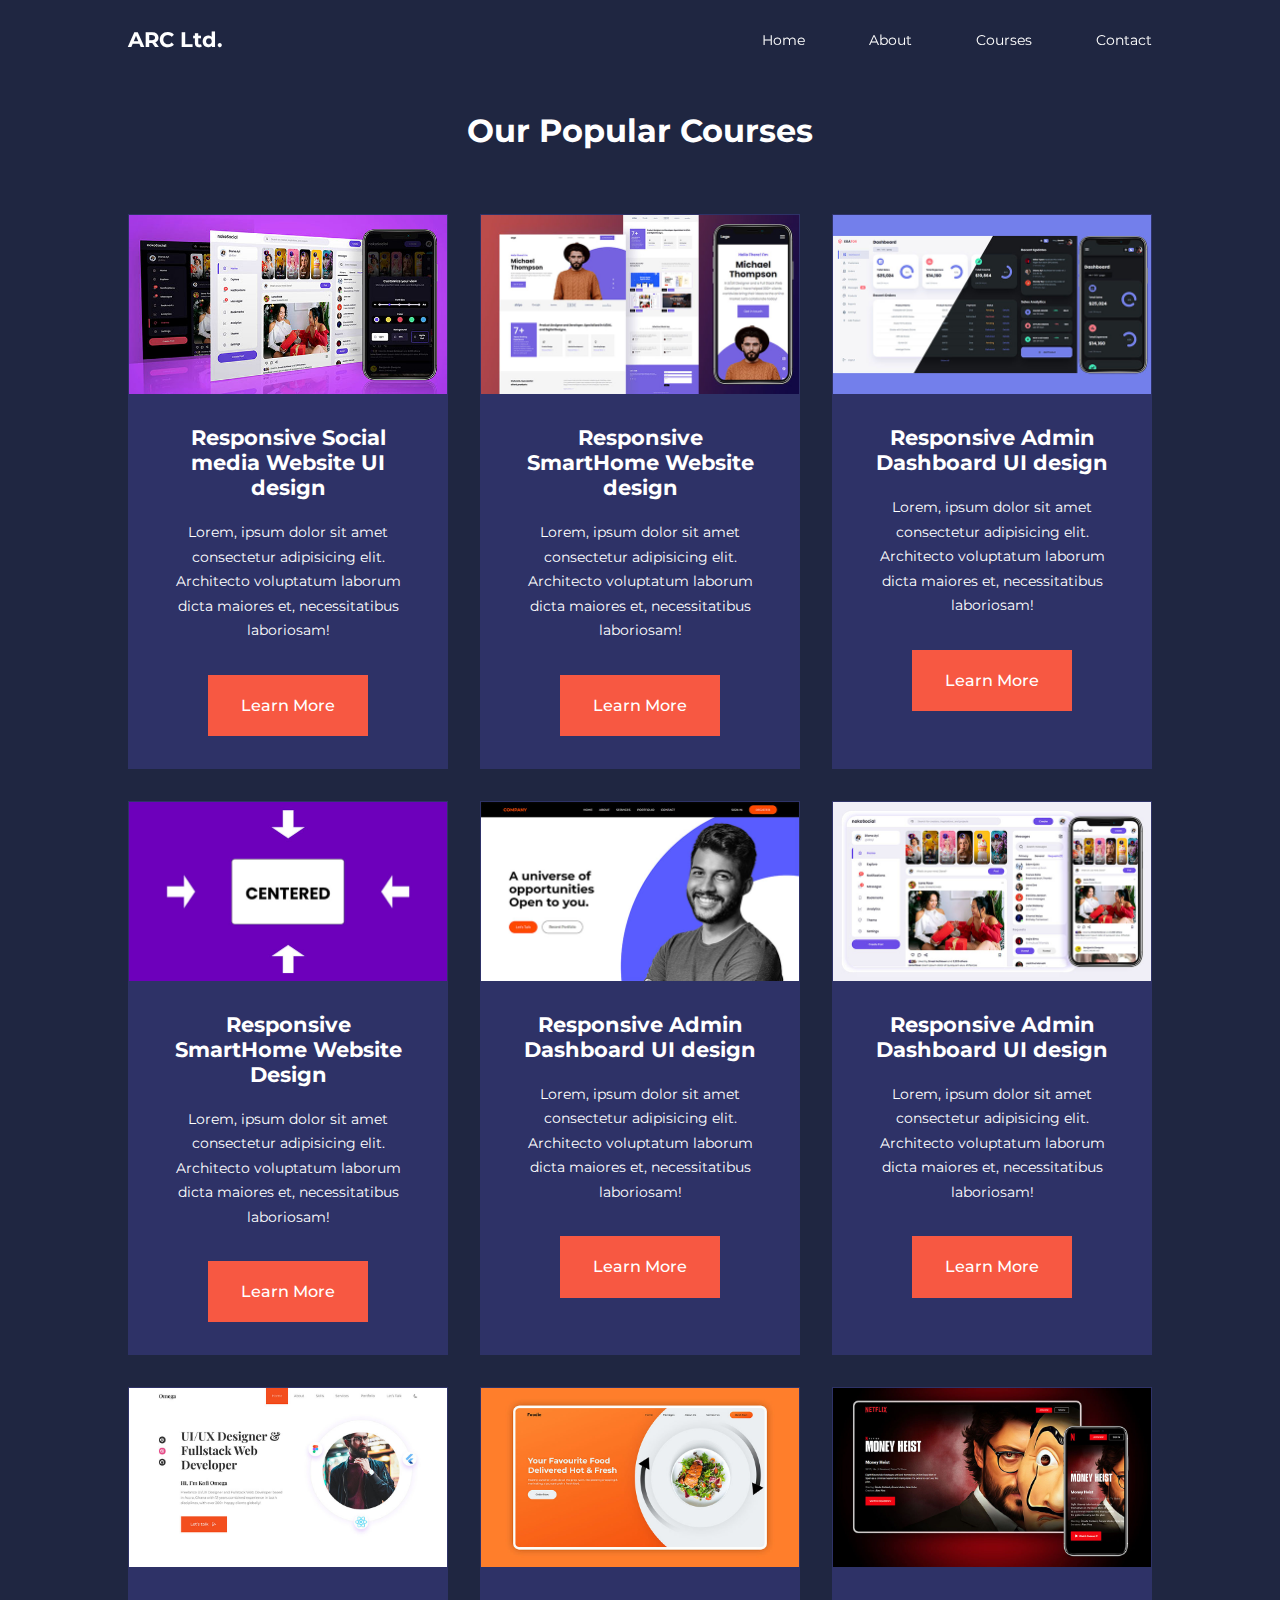
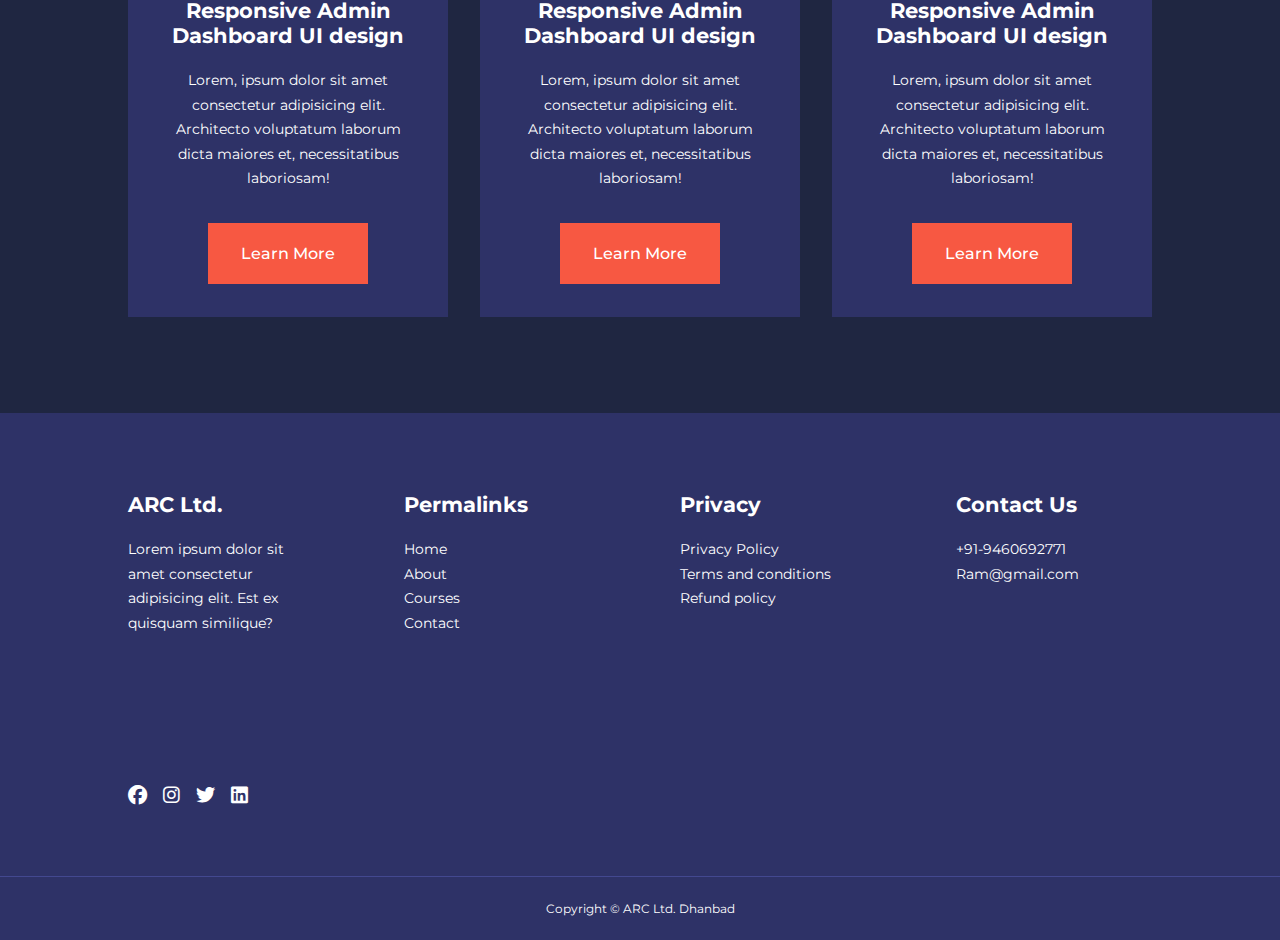
<file: courses.html>
<!DOCTYPE html>
<html lang="en">

<head>
    <meta charset="UTF-8">
    <meta name="viewport" content="width=device-width, initial-scale=1.0">
    <title>Education website using HTML, CSS and JavaScript</title>

    <!-- fontawesome icons -->

    <link rel="stylesheet" href="https://cdnjs.cloudflare.com/ajax/libs/font-awesome/6.4.0/css/all.min.css">

    <!-- Google fonts (MONTSERRAT) -->

    <link rel="preconnect" href="https://fonts.googleapis.com">
    <link rel="preconnect" href="https://fonts.gstatic.com" crossorigin>
    <link
        href="https://fonts.googleapis.com/css2?family=Montserrat:wght@300;400;500;600;700&family=Play&family=Roboto+Mono&family=VT323&display=swap"
        rel="stylesheet">

    <!-- SWIPER JS -->

    <link rel="stylesheet" href="https://cdn.jsdelivr.net/npm/swiper@10/swiper-bundle.min.css" />

    <link rel="stylesheet" href="index.css">

    <style>
        .courses{
            margin-top: 1rem;
        }
    </style>


</head>

<body>
    <nav>
        <div class="container nav_container">
            <a href="index.html">
                <h4>ARC Ltd.</h4>
            </a>
            <ul class="nav_menu">
                <li><a href="index.html">Home</a></li>
                <li><a href="about.html">About</a></li>
                <li><a href="courses.html">Courses</a></li>
                <li><a href="contact.html">Contact</a></li>
            </ul>
            <button id="open-menu-btn"><i class="fa-solid fa-bars"></i></button>
            <button id="close-menu-btn"><i class="fa-solid fa-xmark"></i></button>
        </div>
    </nav>

    <section class="courses">
        <h2>Our Popular Courses</h2>
        <div class="container courses_container">
            <article class="course">
                <div class="course_image">
                    <img src="./images/course1.jpg">
                </div>
                <div class="course_info">
                    <h4>Responsive Social media Website UI design</h4>
                    <p>Lorem, ipsum dolor sit amet consectetur adipisicing elit. Architecto voluptatum laborum dicta
                        maiores et, necessitatibus laboriosam!</p>
                    <a href="courses.html" class="btn btn-primary">Learn More</a>
                </div>



            </article>

            <article class="course">
                <div class="course_image">
                    <img src="./images/course2.jpg">
                </div>
                <div class="course_info">
                    <h4>Responsive SmartHome Website design</h4>
                    <p>Lorem, ipsum dolor sit amet consectetur adipisicing elit. Architecto voluptatum laborum dicta
                        maiores et, necessitatibus laboriosam!</p>
                    <a href="courses.html" class="btn btn-primary">Learn More</a>
                </div>


            </article>

            <article class="course">
                <div class="course_image">
                    <img src="./images/course3.jpg">
                </div>
                <div class="course_info">
                    <h4>Responsive Admin Dashboard UI design</h4>
                    <p>Lorem, ipsum dolor sit amet consectetur adipisicing elit. Architecto voluptatum laborum dicta
                        maiores et, necessitatibus laboriosam!</p>
                    <a href="courses.html" class="btn btn-primary">Learn More</a>
                </div>


            </article>

            <article class="course">
                <div class="course_image">
                    <img src="./images/course4.jpg">
                </div>
                <div class="course_info">
                    <h4>Responsive SmartHome Website Design</h4>
                    <p>Lorem, ipsum dolor sit amet consectetur adipisicing elit. Architecto voluptatum laborum dicta
                        maiores et, necessitatibus laboriosam!</p>
                    <a href="courses.html" class="btn btn-primary">Learn More</a>
                </div>


            </article>

            <article class="course">
                <div class="course_image">
                    <img src="./images/course5.jpg">
                </div>
                <div class="course_info">
                    <h4>Responsive Admin Dashboard UI design</h4>
                    <p>Lorem, ipsum dolor sit amet consectetur adipisicing elit. Architecto voluptatum laborum dicta
                        maiores et, necessitatibus laboriosam!</p>
                    <a href="courses.html" class="btn btn-primary">Learn More</a>
                </div>


            </article>

            <article class="course">
                <div class="course_image">
                    <img src="./images/course6.jpg">
                </div>
                <div class="course_info">
                    <h4>Responsive Admin Dashboard UI design</h4>
                    <p>Lorem, ipsum dolor sit amet consectetur adipisicing elit. Architecto voluptatum laborum dicta
                        maiores et, necessitatibus laboriosam!</p>
                    <a href="courses.html" class="btn btn-primary">Learn More</a>
                </div>


            </article>


            <article class="course">
                <div class="course_image">
                    <img src="./images/course7.jpg">
                </div>
                <div class="course_info">
                    <h4>Responsive Admin Dashboard UI design</h4>
                    <p>Lorem, ipsum dolor sit amet consectetur adipisicing elit. Architecto voluptatum laborum dicta
                        maiores et, necessitatibus laboriosam!</p>
                    <a href="courses.html" class="btn btn-primary">Learn More</a>
                </div>


            </article>


            <article class="course">
                <div class="course_image">
                    <img src="./images/course8.jpg">
                </div>
                <div class="course_info">
                    <h4>Responsive Admin Dashboard UI design</h4>
                    <p>Lorem, ipsum dolor sit amet consectetur adipisicing elit. Architecto voluptatum laborum dicta
                        maiores et, necessitatibus laboriosam!</p>
                    <a href="courses.html" class="btn btn-primary">Learn More</a>
                </div>


            </article>


            <article class="course">
                <div class="course_image">
                    <img src="./images/course9.jpg">
                </div>
                <div class="course_info">
                    <h4>Responsive Admin Dashboard UI design</h4>
                    <p>Lorem, ipsum dolor sit amet consectetur adipisicing elit. Architecto voluptatum laborum dicta
                        maiores et, necessitatibus laboriosam!</p>
                    <a href="courses.html" class="btn btn-primary">Learn More</a>
                </div>


            </article>


        </div>
    </section>

















<footer>
    <div class="container footer_container">
        <div class="footer_1">
            <a href="index.html" class="footer_logo">
                <h4>ARC Ltd.</h4>
            </a>
            <p>Lorem ipsum dolor sit amet consectetur adipisicing elit. Est ex quisquam similique?</p>
        </div>

        <div class="footer_2">
            <h4>Permalinks</h4>
            <ul class="permalinks">
                <li><a href="index.html">Home</a></li>
                <li><a href="about.html">About</a></li>
                <li><a href="courses.html">Courses</a></li>
                <li><a href="contact.html">Contact</a></li>
            </ul>
        </div>

        <div class="footer_3">
            <h4>Privacy</h4>
            <ul class="privacy">
                <li><a href="#">Privacy Policy</a></li>
                <li><a href="#">Terms and conditions</a></li>
                <li><a href="#">Refund policy</a></li>
            </ul>
        </div>

        <div class="footer_4">
            <h4>Contact Us</h4>
            <p>+91-9460692771</p>
            <p>Ram@gmail.com</p>
        </div>

        <div>
            <ul class="footer_socials">
                <li><a href="#"><i class="fa-brands fa-facebook"></i></a></li>
                <li><a href="#"><i class="fa-brands fa-instagram"></i></a></li>
                <li><a href="#"><i class="fa-brands fa-twitter"></i></a></li>
                <li><a href="#"><i class="fa-brands fa-linkedin"></i></a></li>
            </ul>
        </div>





    </div>

    <div class="footer_copyright">
        <small>Copyright &copy; ARC Ltd. Dhanbad</small>
    </div>

</footer>




<script src="https://cdn.jsdelivr.net/npm/swiper@10/swiper-bundle.min.js"></script>
<script src="./script.js"></script>

<script>
    var swiper = new Swiper(".mySwiper", {
        slidesPerView: 1,
        spaceBetween: 30,
        pagination: {
            el: ".swiper-pagination",
            clickable: true,
        },

        //when window width is >= 600px
        breakpoints: {
            600: {
                slidesPerView: 2
            }
        }
    });
</script>



</body>

</html>
</file>
<file: index.css>
*{
    margin: 0px;
    padding: 0px;
    border: 0;
    outline: 0;
    text-decoration: none;
    list-style-type: none;
    box-sizing: border-box;

}

:root{
    --color-primary:#6c63ff;
    --color-success: #00bf8e;
    --color-warning: #f7c94b;
    --color-danger: #f75842;
    --color-danger-variant: rgba(247,88,66,0.4);
    --color-white: #fff;
    --color-light: rgba(255,255,255,0.7)
    --color-black: #000;
    --color-bg: #1f2641;
    --color-bg1: #2e3267;
    --color-bg2: #434890;

    --container-width-1g: 80%;
    --container-width-md: 90%;
    --container-width-sm: 94%;

    --transition: all 400ms ease;

}

body{
    font-family: 'Montserrat', sans-serif;
    line-height: 1.7;
    color: var(--color-white);
    background-color: var(--color-bg);
}

.container{
    width: var(--container-width-1g);
    margin: 0 auto;
}

section{
    padding: 6rem 0;
}

section h2{
    text-align: center;
    margin-bottom: 4rem;
}

h1, h2, h3, h4, h5{
    line-height: 1.2;
}

h1{
    font-size: 2.4rem;
}

h2{
    font-size: 2rem;
}

h3{
    font-size:1.6rem;
}

h4{
    font-size: 1.3rem;
}

a{
    color: var(--color-white);
}
img{
    width: 100%;
    display: block;
    object-fit: cover;
}

.btn{
    display: inline-block;
    background: var(--color-white);
    color: black;
    padding: 1rem 2rem;
    border: 1px solid transparent;
    font-weight: 500;
    transition: var(--transition);
}



.btn:hover{
    background: transparent;
    color: var(--color-white);
    border-color: var(--color-white);
}

.btn-primary{
    background: var(--color-danger);
    color: var(--color-white);

}

/* ======================NAVBAR================== */

nav{
    background: transparent;
    /* box-shadow: 0 1rem 2rem rgba(0, 0, 0, 0.2); */
    width: 100vw;
    height: 5rem;
    position: fixed;
    top: 0;
    z-index: 11;
}

/* Change navbar styles on scroll using Js */

.window-scroll{
    background: var(--color-primary);
    box-shadow: 0 1rem 2rem rgba(0, 0, 0, 0.2);
}

.nav_container{
    height: 100%;
    display: flex;
    justify-content: space-between;
    align-items: center;

}

nav button{
    display: none;
}

.nav_menu{
    display: flex;
    align-items: center;
    gap: 4rem;

}

.nav_menu a{
    font-size: 0.9rem;
    transition: all 400ms ease;
}

.nav_menu a:hover{
    color: var(--color-bg2);
}

/* =============HEADER================ */

header{
    position: relative;
    top: 5rem;
    overflow: hidden;
    height: 70vh;
    margin-bottom: 5rem;
}

.header_container{
    display: grid;
    grid-template-columns: 1fr 1fr;
    align-items: center;
    gap: 5rem;
    height: 100%;

}

.header_left p{
    margin: 1rem 0 2.4rem;
}


/* ===========Categories=========== */

.categories{
    background: var(--color-bg1);
    height: 29rem;
}

.categories h1{
    line-height: 1;
    margin-bottom: 3rem;
}

.categories_container{
    display: grid;
    grid-template-columns: 40% 60%;
    /* gap: 4rem;*/
} 



.categories_left p{
    margin: 1rem 0 3rem;

}

.categories_left{
    margin-right: 4rem;
}

.categories_right{
    display: grid;
    grid-template-columns: repeat(3, 1fr);
    gap: 1.2rem;
}

.category{
    background: var(--color-bg2);
    padding: 2rem;
    border-radius: 2rem;
    transition: var(--transition);
}

.category:hover{
    box-shadow: 0 3rem 3rem rgba(0, 0, 0, 0.3);
    z-index: 1;
}

.category:nth-child(2) .category_icon{
    background: var(--color-danger);
}

.category:nth-child(3) .category_icon{
    background: var(--color-success);
}

.category:nth-child(4) .category_icon{
    background: var(--color-warning);
}

.category:nth-child(5) .category_icon{
    background: var(--color-success);
}

.category:nth-child(6) .category_icon{
    background: var(--color-danger);
}



.category_icon{
    background: var(--color-primary);
    padding: 0.7rem;
    border-radius: 0.9rem;
}

.category h5{
    margin: 2rem 0 1rem;
}

.category p{
    font-size: 0.85rem;
}

/* ============COURSES=========== */


.courses{
    margin-top: 10rem;
}

.courses_container{
    display: grid;
    grid-template-columns: repeat(3,1fr);
    gap: 2rem;

}

.course{
    background: var(--color-bg1);
    text-align: center;
    border: 1px solid transparent;
    transition: var(--transition);
}

.course:hover{
    background: transparent;
    border-color: var(--color-primary);
}

.course_info{
    padding: 2rem;
}

.course_info p{
    margin: 1.2rem 0 2rem;
    font-size: 0.9rem;
}


/* =============FAQ============= */

.faqs{
    background: var(--color-bg1);
    box-shadow: inset 0 0 3rem rgba(0, 0, 0, 0.5);
}

.faqs_container{
    display: grid;
    grid-template-columns: 1fr 1fr;
    gap: 1rem;
}

.faq{
    padding: 2rem;
    display: flex;
    align-items: center;
    gap: 1.4rem;
    height: fit-content;
    background: var(--color-primary);
    cursor: pointer;
}


.faq h4{
    font-size: 1rem;
    line-height: 2.2;
}

.faq_icon{
    align-self: flex-start;
    font-size: 1.2rem;
}

.faq p{
    margin-top: 0.8rem;
    display: none;
}

.faq.open p{
    display: block;
}

/* ===================Testimonial=============== */


.testimonials_container{
    overflow-x: hidden;
    position: relative;
    margin-bottom: 5rem;

}

.testimonial{
    padding-top: 2rem;
}

.avatar{
    width: 6rem;
    height: 6rem;
    border-radius: 500%;
    overflow: hidden;
    margin: 0 auto 1rem;
    border: 1rem solid var(--color-bg1);
}

.testimonial_info{
    text-align: center;
}

.testimonial_body{
    background: var(--color-primary);
    padding: 2rem;
    margin-top: 3rem;
    position: relative;
}

.testimonial_body::before{
    content: "";
    display: block;
    background: linear-gradient(135deg, transparent,var(--color-primary),var(--color-primary) );
    width: 3rem;
    height: 3rem;
    position: absolute;
    left: 50%;
    top: -1.5rem;
    transform: rotate(45deg);
}
/* ==============FOOTER=============== */

footer{
    background: var(--color-bg1);
    padding-top: 5rem;
    font-size: 0.9rem;

}

.footer_container{
    display: grid;
    grid-template-columns: repeat(4, 1fr);
    gap: 5rem;
}

.footer_container div h4{
    margin-bottom: 1.2rem;
}

.footer_1 p{
    margin: 0 0 2rem;
}

.footer ul li{
    margin-bottom: 0.7rem;
}

.footer ul li a:hover{
    text-decoration: underline;

}

.footer_socials{
    display: flex;
    gap: 1rem;
    font-size: 1.2rem;
    margin-top: 2rem;
    
}

.footer_copyright{
    text-align: center;
    margin-top: 4rem;
    padding: 1.2rem 0;
    border-top: 1px solid var(--color-bg2);
}

/* ===================Media Queris (TABLETS)============ */

@media screen and (max-width:1024px) {
    .container{
        width: var(--container-width-md);
    }

    h1{
        font-size: 2.2rem;
    }

    h2{
        font-size: 1.7rem;
    }

    h3{
        font-size: 1.4rem;
    }

    h4{
        font-size: 1.2rem;
    }


    /* ===================NAVBAR============== */

    nav button{
        display: inline-block;
        background: transparent;
        font-size: 1.8rem;
        color: var(--color-white);
        cursor: pointer;
    }

nav button#close-menu-btn{
    display: none;
}

.nav_menu{
    position: fixed;
    top: 5rem;
    right: 5%;
    height: fit-content;
    width: 18rem;
    flex-direction: column;
    gap: 0;
    display: none;
}

.nav_menu li{
    width: 100%;
    height: 5.8rem;
    animation: animateNavItems 400ms linear forwards;
    transform-origin: top right;
    opacity: 0;
}

.nav_menu li:nth-child(2){
    animation-delay: 200ms;
}

.nav_menu li:nth-child(3){
    animation-delay: 400ms;
}

.nav_menu li:nth-child(4){
    animation-delay: 600ms;
}

@keyframes animateNavItems {

    0%{
        transform: rotateZ(-90deg) rotateX(-90deg) scale(0.1);
    }

    100%{
        transform: rotateZ(0deg) rotateX(0deg) scale(1);
        opacity: 1;
    }
    
}

.nav_menu li a{
    background: var(--color-primary);
    box-shadow: -4rem 6rem 10rem rgba(0,0,0,0.6);
    width: 100%;
    height: 100%;
    display: grid;
    place-items: center;
}

.nav_menu li a:hover{
    background: var(--color-bg2);
    color: var(--color-white);
}

/* ===================HEADER============= */

header{
    height: 52vh;
    margin-bottom: 4rem;
}

.header_container{
    gap: 0;
    padding-bottom: 3rem;
}

/* =============categories============= */

.categories{
    height: auto;
}

.categories_container{
    grid-template-columns: 1fr;
    gap: 3rem;
}

.categories_left{
    margin-right: 0;
}
/* ===================Courses============ */

.courses{
    margin-top: 0;
}

.courses_container{
    grid-template-columns: 1fr 1fr;
}
/* ==================FAQ=========== */

.faq_container{
    grid-template-columns: 1fr;
}

.faq{
    padding: 1.5rem;
}
/* =================Footer============== */

.footer_container{
    grid-template-columns: 1fr 1fr;
}

}

/* ===============Media queris (Phones)============= */


@media screen and (max-width: 600px) {
    .container{
        width: var(--container-width-sm);
    }
    
    /* ===========NAVBAR========= */

    .nav_menu{
        right: 3%;
    }
    /* ===============Header=========== */

    header{
        height: 100vh;
    }

    .header_container{
        grid-template-columns: 1fr;
        text-align: center;
        margin-top: 0;
    }

    .header_left p{
        margin-bottom: 1.3rem;
    }

    /* =============Categories============ */

    .categories_right{
        grid-template-columns: 1fr 1fr;
        gap: 0.7rem;
    }

    .category{
        padding: 1rem;
        border-radius: 1rem;
    }

    .category_icon{
        margin-top: 4px;
        display: inline-block;
    }

    /* =============Courses========== */

    .courses_container{
        grid-template-columns: 1fr;
    }

    /* ==============Testimonials========== */
    
    .testimonial_body{
        padding: 1.2rem;
    }

    /* =============Footer========== */

    .footer_container{
        grid-template-columns: 1fr;
        text-align: center;
        gap: 2rem;

    }

    .footer_1 p{
        margin: 1rem auto;
    }

    .footer_socials{
        justify-content: center;
    }
}
</file>
<file: about.css>
/* =============Achievements=============== */

.about_achievements{
    margin-top: 3rem;
}

.about_achievements-container{
    display: grid;
    grid-template-columns: 40% 60%;
    gap: 5rem;
}

.about_achievements-right p{
    margin: 1.6rem 0 2.5rem; 
}




.achievements_cards{
    display: grid;
    grid-template-columns: repeat(3, 1fr);
    gap: 1.5rem;
}

.achievement_card{
    background: var(--color-bg1);
    padding: 1.6rem;
    border-radius: 1rem;
    text-align: center;
    transition: var(--transition);
}

.achievement_card:hover {
    background: var(--color-bg2);
    box-shadow: 0 3rem 3rem rgba(0,0,0,0.3);

}

.achievements_icon{
    background: var(--color-danger);
    padding: 0.6rem;
    border-radius: 1rem;
    display: inline-block;
    margin-bottom: 2rem;
    font-size: 2rem;
}

.achievement_card:nth-child(2) .achievements_icon{
    background: var(--color-success);

}

.achievement_card:nth-child(3) .achievements_icon{
    background: var(--color-primary);
    
}

.achievement_card p{
    margin-top: 1rem;
}

/* =====================TEAM================= */

.team{
    background: var(--color-bg1);
    box-shadow: inset 0 0 3rem rgba(0,0,0,0.5);

}

.team_container{
    display: grid;
    grid-template-columns: repeat(4, 1fr);
    gap: 2rem;
    
}

.team_member{
    background: var(--color-bg2);
    padding: 2rem;
    border: 1px solid transparent;
    position: relative;
    overflow: hidden;
}

.team_member:hover{
    background:transparent;
    border-color: var(--color-primary);
}

.team_member-image img{
    filter: saturate(0);
}

.team_member:hover img{
    filter: saturate(1);
}

.team_member-info *{
    text-align: center;
    margin-top: 1.4rem;
}

.team_member-info p{
    color: var(--color-light);
}

.team_member-socials{
    position: absolute;
    top: 50%;
    transform: translateY(-50%);
    right: -100%;
    display: flex;
    flex-direction: column;
    background: var(--color-primary);
    border-radius: 1rem 0 0 1rem;
    box-shadow: -2rem 0 2rem rgba(0,0,0,0.3);
    transition: var(--transition);
    
}

.team_member:hover .team_member-socials{
    right: 0;
}

.team_member-socials a{
    padding: 1rem;
}


/* =============Media queris (Tablets)========= */

@media screen and (max-width: 1024px) {
    .about_achievements{
        margin-top: 2rem;
    }

    .about_achievements-container{
        grid-template-columns: 1fr;
        gap: 4rem;
    }

    .about_achievements-left{
        width: 80%;
        margin: 0 auto;
    }

    .team_container{
        grid-template-columns: repeat(3, 1fr);
        gap: 1.5rem;
    }
    
    .team_member{
        padding: 1rem;
    }
}


/* ===============Media queries (Phones)============= */

@media screen and (max-width: 600px) {
    .achievements_cards{
        grid-template-columns: 1fr 1fr;
        gap: 0.7rem;
    }

    .team_container{
        grid-template-columns: 1fr 1fr;
        gap: 0.7rem;

    }

    .team_member{
        padding: 0;
    }

    .team_member p{
        margin-bottom: 1.5rem;
    }
}
</file>
<file: contact.css>
.contact_container{
    background: var(--color-bg1);
    padding: 4rem;
    display: grid;
    grid-template-columns: 40% 60%;
    gap: 4rem;
    height: 30rem;
    margin: 7rem auto;
    border-radius: 1rem;
}

/* ===================Aside================== */

.contact_aside{
    background: var(--color-primary);
    padding: 3rem;
    border-radius: 1rem;
    position: relative;
    bottom: 10rem;
}

.aside_image{
    width: 12rem;
    margin-bottom: 2rem;
}

.contact_aside h2{
    text-align: left;
    margin-bottom: 1rem;
}

.contact_aside p{
    font-size: 0.9rem;
    margin-bottom: 2rem;
}

.contact_details li{
    display: flex;
    gap: 1rem;
    align-items: center;
    margin-bottom: 1rem;
}

.contact_socials{
    display: flex;
    gap: 0.8rem;
    margin-top: 3rem;

}

.contact_socials a{
    background: var(--color-bg2);
    padding: 0.5rem;
    border-radius: 50%;
    font-size: 0.9rem;
    transition: var(--transition);
}

.contact_socials a:hover{
    background: transparent;
}

/* ================FORM============ */

.contact_form{
    display: flex;
    flex-direction: column;
    gap: 1.2rem;
    margin-right: 4rem;
}

.form_name{
    display: flex;
    gap: 1.2rem;

}

.contact_form input[type="text"] {
    width: 50%;
}

input, textarea{
    width: 100%;
    padding: 1rem;
    background: var(--color-bg);
    color: var(--color-white);

}

.contact_form .btn{
    width: max-content;
    margin-top: 1rem;
    cursor: pointer;
}

/* ===============MEdia (Tablets)========== */

@media screen and (max-width: 1024px) {
    .contact{
        padding-bottom: 0;

    }

    .contact_container{
        gap: 1.5rem;
        margin-top: 3rem;
        height: auto;
        padding: 1.5rem;

    }

    .contact_aside{
        width: auto;
        padding: 1.5rem;
        bottom: 0;
    }

    .contact_form{
        align-self: center;
        margin-right: 1.5rem;
    }


    
}

/* ===============Media (PHONES)============== */

@media screen and (max-width: 600px) {
    .contact_container{
        grid-template-columns: 1fr;
        gap: 3rem;
        margin-top: 0;
        padding: 0;
    }

    .contact_form{
        margin: 0 1.5rem 3rem;
    }

    .form_name{
        flex-direction: column;
    }

    .form_name input[type="text"] {
        width: 100%;
    
    }

}
</file>
